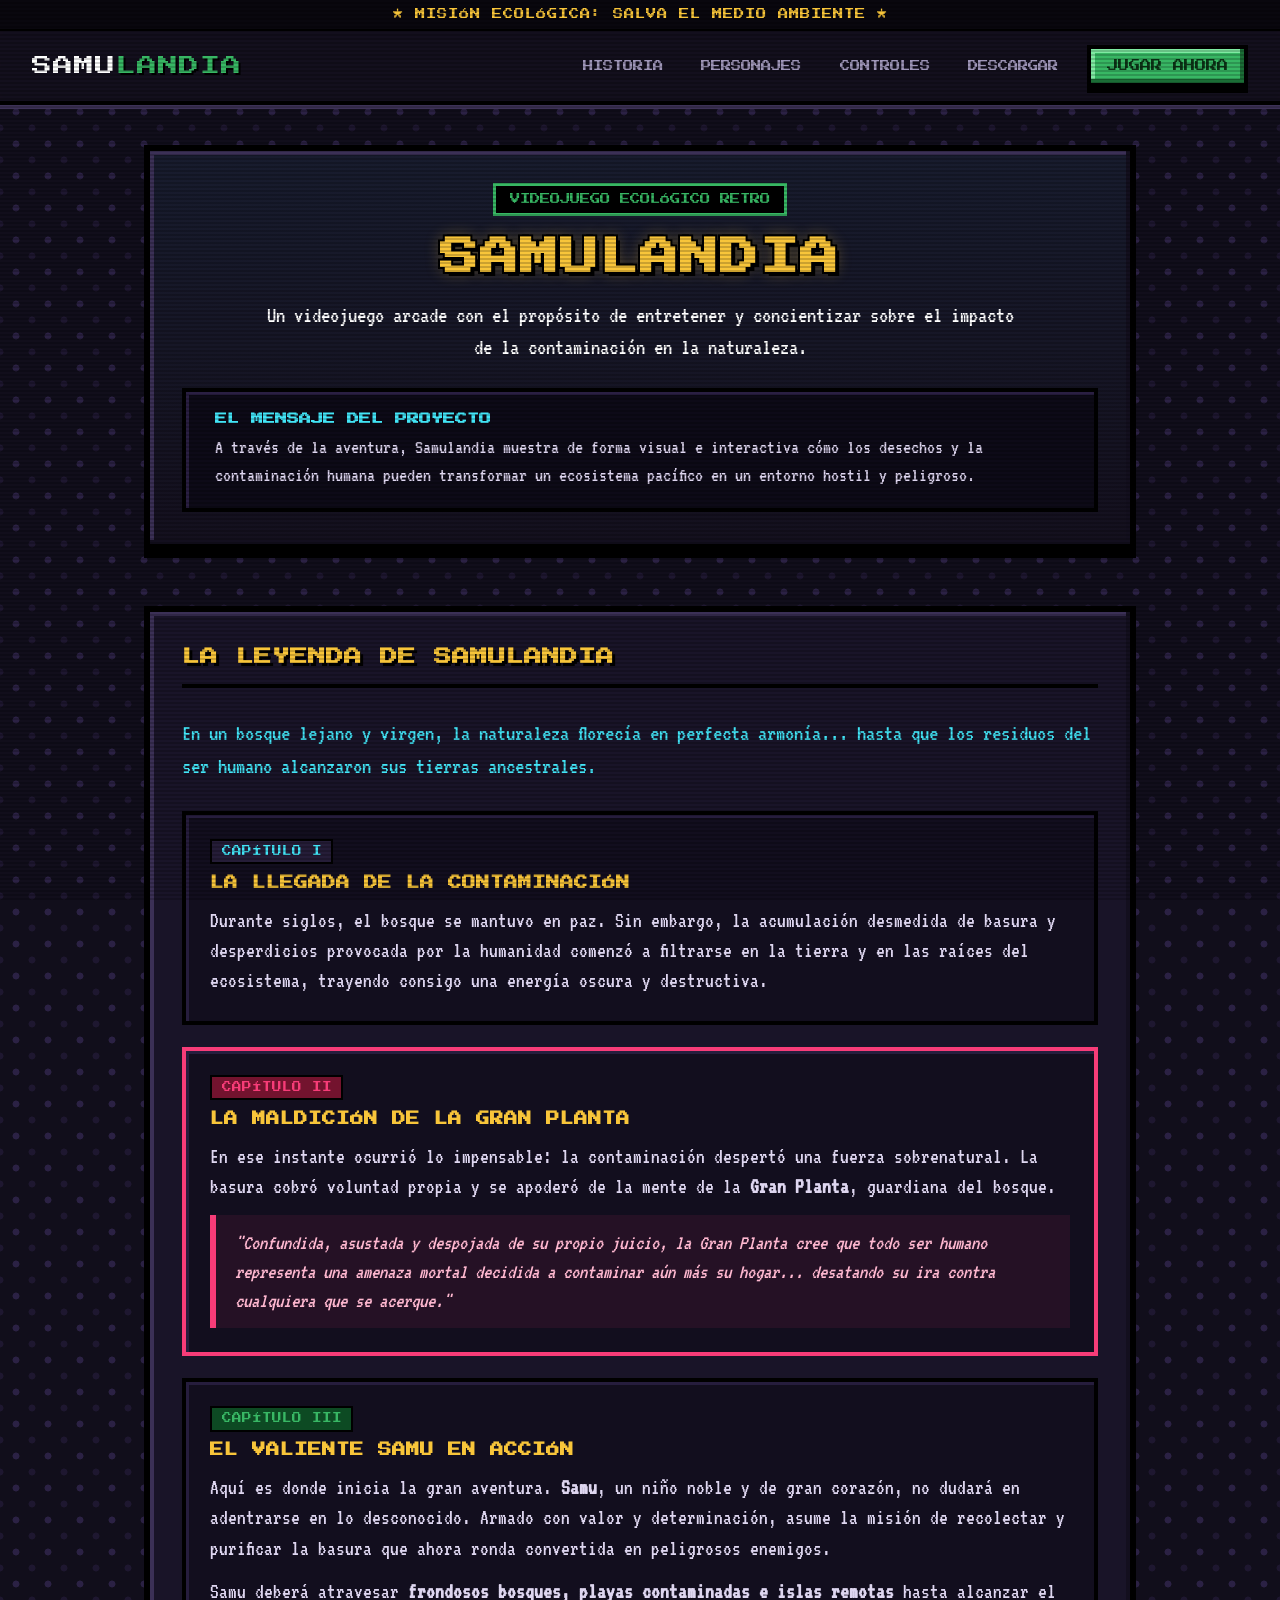
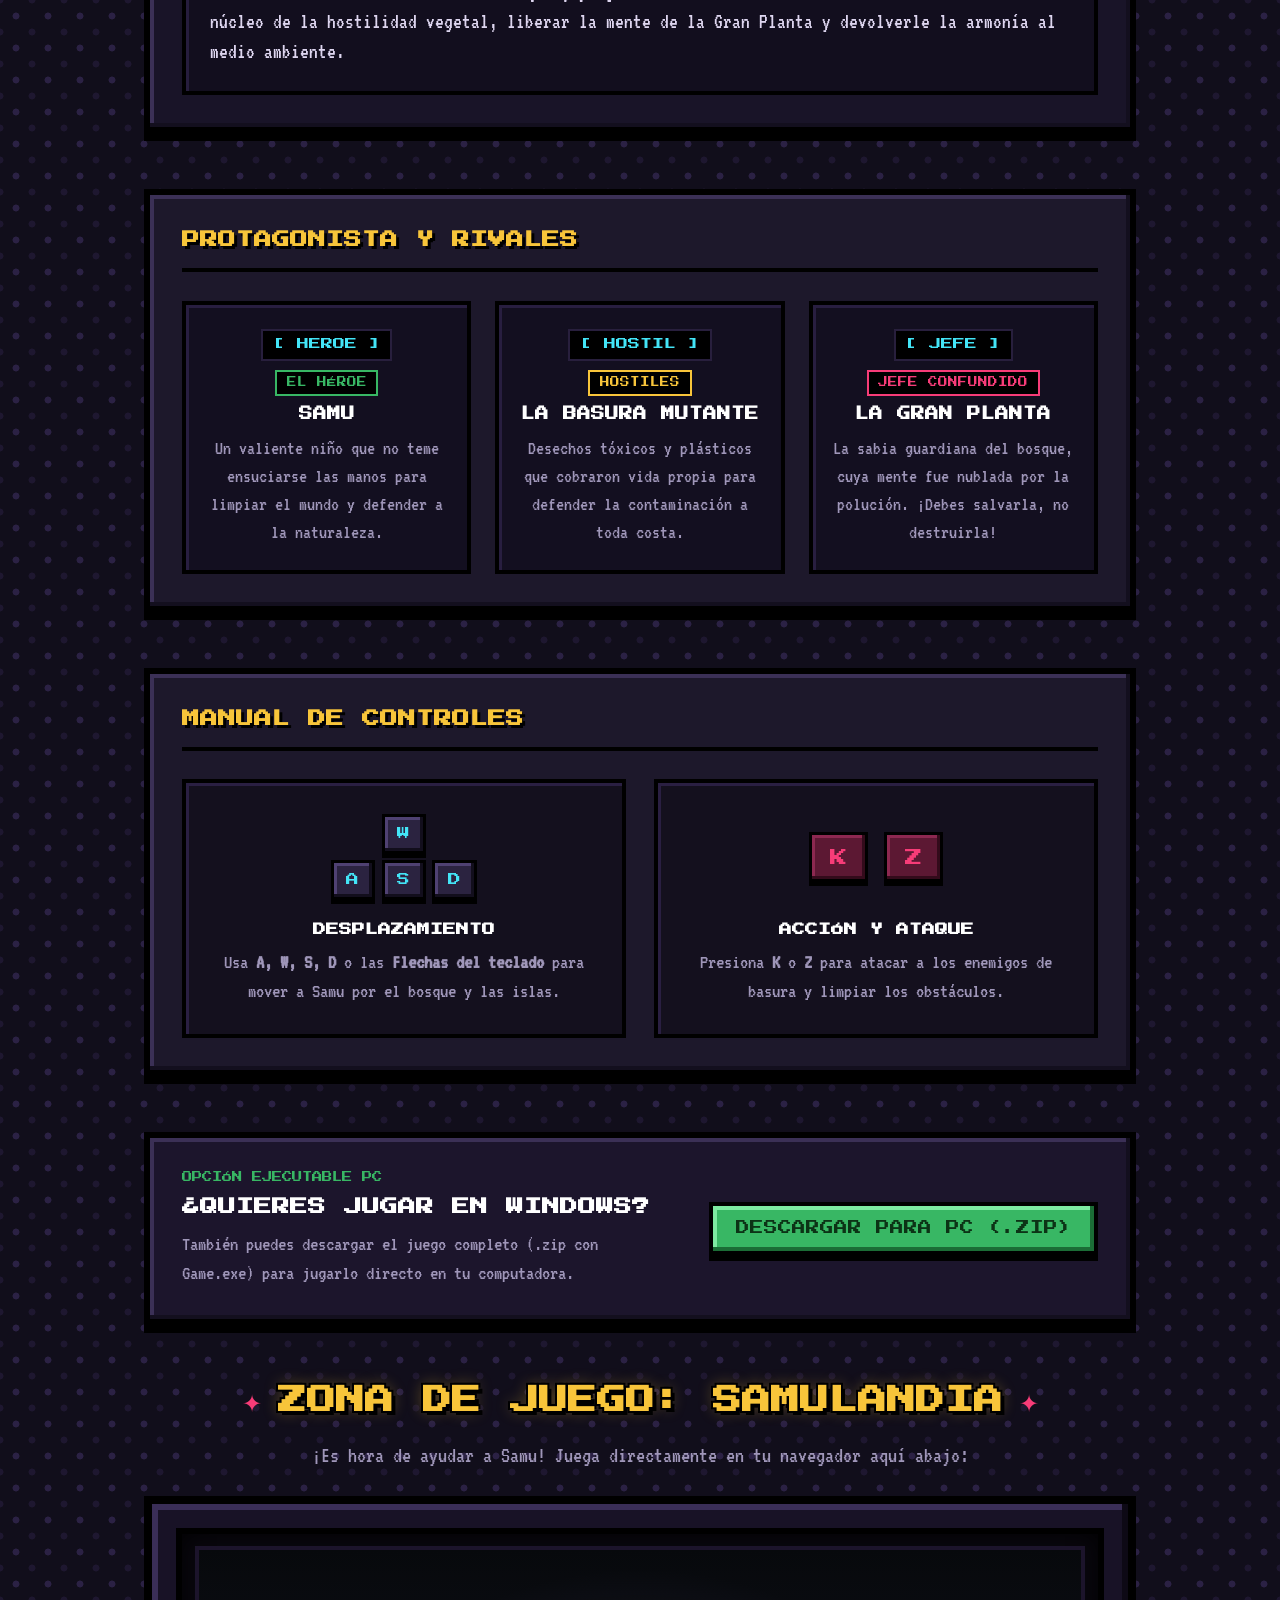
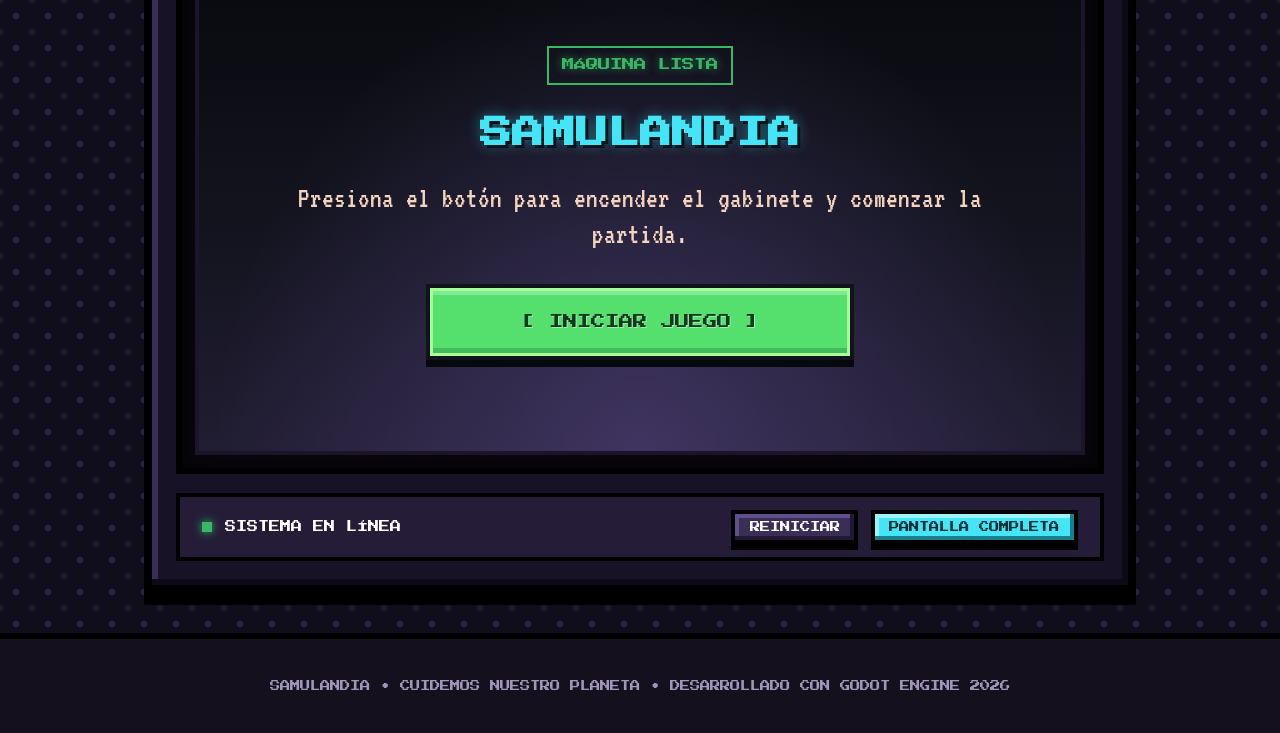
<file: index.html>
<html lang="es">
<head>
  <meta charset="UTF-8">
  <meta name="viewport" content="width=device-width, initial-scale=1.0">
  <title>SAMULANDIA - Videojuego Arcade Ecológico</title>
  <link rel="preconnect" href="https://fonts.googleapis.com">
  <link rel="preconnect" href="https://fonts.gstatic.com" crossorigin>
  <!-- Fuentes Pixel Art: Press Start 2P y VT323 -->
  <link href="https://fonts.googleapis.com/css2?family=Press+Start+2P&family=VT323&display=swap" rel="stylesheet">
  <link rel="stylesheet" href="styles.css">
</head>
<body>

  <!-- Líneas CRT / Scanlines de monitor retro -->
  <div class="crt-scanlines"></div>

  <!-- Cinta superior de anuncios (Ticker) para liberar espacio -->
  <div class="arcade-top-ticker">
    <span class="blink">★ MISIÓN ECOLÓGICA: SALVA EL MEDIO AMBIENTE ★</span>
  </div>

  <!-- Barra de Navegación Principal limpia y ordenada -->
  <header class="arcade-navbar">
    <div class="arcade-logo">
      <a href="#" class="logo-title">SAMU<span class="neon-green">LANDIA</span></a>
    </div>
    <nav class="arcade-nav-links">
      <a href="#historia" class="pixel-nav-link">HISTORIA</a>
      <a href="#personajes" class="pixel-nav-link">PERSONAJES</a>
      <a href="#controles" class="pixel-nav-link">CONTROLES</a>
      <a href="#descargar" class="pixel-nav-link">DESCARGAR</a>
      <a href="#zona-juego" class="pixel-btn btn-action btn-nav-play">JUGAR AHORA</a>
    </nav>
  </header>

  <main class="arcade-container">

    <!-- 1. INTRODUCCIÓN Y PROPÓSITO DEL JUEGO -->
    <section class="pixel-card hero-section">
      <div class="hero-header">
        <span class="badge-eco">VIDEOJUEGO ECOLÓGICO RETRO</span>
        <h1 class="main-title">SAMULANDIA</h1>
        <p class="hero-tagline">
          Un videojuego arcade con el propósito de entretener y concientizar sobre el impacto de la contaminación en la naturaleza.
        </p>
      </div>

      <div class="message-box">
        <div class="message-text">
          <h3>EL MENSAJE DEL PROYECTO</h3>
          <p>
            A través de la aventura, Samulandia muestra de forma visual e interactiva cómo los desechos y la contaminación humana pueden transformar un ecosistema pacífico en un entorno hostil y peligroso.
          </p>
        </div>
      </div>
    </section>

    <!-- 2. LA HISTORIA COMPLETA (LORE) -->
    <section id="historia" class="pixel-card story-card">
      <div class="card-header">
        <h2 class="card-title">LA LEYENDA DE SAMULANDIA</h2>
      </div>

      <p class="story-intro">
        En un bosque lejano y virgen, la naturaleza florecía en perfecta armonía... hasta que los residuos del ser humano alcanzaron sus tierras ancestrales.
      </p>

      <div class="story-chapters">
        
        <!-- Capítulo 1 -->
        <div class="story-chapter">
          <div class="chapter-badge">CAPÍTULO I</div>
          <h3>LA LLEGADA DE LA CONTAMINACIÓN</h3>
          <p>
            Durante siglos, el bosque se mantuvo en paz. Sin embargo, la acumulación desmedida de basura y desperdicios provocada por la humanidad comenzó a filtrarse en la tierra y en las raíces del ecosistema, trayendo consigo una energía oscura y destructiva.
          </p>
        </div>

        <!-- Capítulo 2 -->
        <div class="story-chapter highlight-chapter">
          <div class="chapter-badge alert">CAPÍTULO II</div>
          <h3>LA MALDICIÓN DE LA GRAN PLANTA</h3>
          <p>
            En ese instante ocurrió lo impensable: la contaminación despertó una fuerza sobrenatural. La basura cobró voluntad propia y se apoderó de la mente de la <strong>Gran Planta</strong>, guardiana del bosque.
          </p>
          <div class="quote-box">
            "Confundida, asustada y despojada de su propio juicio, la Gran Planta cree que todo ser humano representa una amenaza mortal decidida a contaminar aún más su hogar... desatando su ira contra cualquiera que se acerque."
          </div>
        </div>

        <!-- Capítulo 3 -->
        <div class="story-chapter">
          <div class="chapter-badge success">CAPÍTULO III</div>
          <h3>EL VALIENTE SAMU EN ACCIÓN</h3>
          <p>
            Aquí es donde inicia la gran aventura. <strong>Samu</strong>, un niño noble y de gran corazón, no dudará en adentrarse en lo desconocido. Armado con valor y determinación, asume la misión de recolectar y purificar la basura que ahora ronda convertida en peligrosos enemigos.
          </p>
          <p>
            Samu deberá atravesar <strong>frondosos bosques, playas contaminadas e islas remotas</strong> hasta alcanzar el núcleo de la hostilidad vegetal, liberar la mente de la Gran Planta y devolverle la armonía al medio ambiente.
          </p>
        </div>

      </div>
    </section>

    <!-- 3. PERSONAJES Y ROLES -->
    <section id="personajes" class="pixel-card">
      <div class="card-header">
        <h2 class="card-title">PROTAGONISTA Y RIVALES</h2>
      </div>

      <div class="characters-grid">
        
        <!-- Samu -->
        <div class="char-box hero-char">
          <div class="char-sprite-text">[ HEROE ]</div>
          <span class="char-tag">EL HÉROE</span>
          <h3>SAMU</h3>
          <p>Un valiente niño que no teme ensuciarse las manos para limpiar el mundo y defender a la naturaleza.</p>
        </div>

        <!-- Enemigos -->
        <div class="char-box enemy-char">
          <div class="char-sprite-text">[ HOSTIL ]</div>
          <span class="char-tag enemy">HOSTILES</span>
          <h3>LA BASURA MUTANTE</h3>
          <p>Desechos tóxicos y plásticos que cobraron vida propia para defender la contaminación a toda costa.</p>
        </div>

        <!-- Jefe -->
        <div class="char-box boss-char">
          <div class="char-sprite-text">[ JEFE ]</div>
          <span class="char-tag boss">JEFE CONFUNDIDO</span>
          <h3>LA GRAN PLANTA</h3>
          <p>La sabia guardiana del bosque, cuya mente fue nublada por la polución. ¡Debes salvarla, no destruirla!</p>
        </div>

      </div>
    </section>

    <!-- 4. CONTROLES DEL JUEGO -->
    <section id="controles" class="pixel-card">
      <div class="card-header">
        <h2 class="card-title">MANUAL DE CONTROLES</h2>
      </div>

      <div class="controls-row">
        <!-- Movimiento -->
        <div class="pixel-key-box">
          <div class="wasd-layout">
            <div class="pixel-key key-w">W</div>
            <div class="key-subrow">
              <div class="pixel-key">A</div>
              <div class="pixel-key">S</div>
              <div class="pixel-key">D</div>
            </div>
          </div>
          <h3>DESPLAZAMIENTO</h3>
          <p>Usa <strong>A, W, S, D</strong> o las <strong>Flechas del teclado</strong> para mover a Samu por el bosque y las islas.</p>
        </div>

        <!-- Ataque -->
        <div class="pixel-key-box attack-box">
          <div class="attack-keys-layout">
            <div class="pixel-key key-attack">K</div>
            <div class="pixel-key key-attack">Z</div>
          </div>
          <h3>ACCIÓN Y ATAQUE</h3>
          <p>Presiona <strong>K</strong> o <strong>Z</strong> para atacar a los enemigos de basura y limpiar los obstáculos.</p>
        </div>
      </div>
    </section>

    <!-- 5. DESCARGAR VERSIÓN PC NATIVA -->
    <section id="descargar" class="pixel-card download-zone">
      <div class="download-info">
        <span class="badge-pc">OPCIÓN EJECUTABLE PC</span>
        <h2>¿QUIERES JUGAR EN WINDOWS?</h2>
        <p>También puedes descargar el juego completo (.zip con Game.exe) para jugarlo directo en tu computadora.</p>
      </div>
      <a href="../Proyecto Modulo exportado.zip" class="pixel-btn btn-download-pixel" download>
        DESCARGAR PARA PC (.ZIP)
      </a>
    </section>

    <!-- ========================================================
         6. EL JUEGO: EL GRAN CLÍMAX AL FINAL DE LA PÁGINA
         ======================================================== -->
    <section id="zona-juego" class="arcade-cabinet-section">
      
      <div class="cabinet-marquee-top">
        <span class="marquee-star">✦</span>
        <h2 class="cabinet-title">ZONA DE JUEGO: SAMULANDIA</h2>
        <span class="marquee-star">✦</span>
      </div>

      <p class="cabinet-subtext">¡Es hora de ayudar a Samu! Juega directamente en tu navegador aquí abajo:</p>

      <!-- Gabinete Arcade -->
      <div class="cabinet-frame">
        <div class="cabinet-screen-bezel">
          
          <div class="screen-viewport" id="game-container">
            <!-- Iframe sin cargar hasta que pulses el botón -->
            <iframe id="godot-frame" src="" title="Pantalla de Juego Samulandia"></iframe>

            <!-- Pantalla de Inicio Arcade Detallada (Attract Mode) -->
            <div class="pixel-placeholder" id="start-overlay">
              <div class="arcade-title-screen">
                <span class="machine-ready">MÁQUINA LISTA</span>
                <h3 class="title-arcade-main">SAMULANDIA</h3>
                <p class="start-prompt">Presiona el botón para encender el gabinete y comenzar la partida.</p>
                <div class="start-action-zone">
                  <button class="pixel-btn btn-arcade-start" type="button" onclick="iniciarJuego()">
                    [ INICIAR JUEGO ]
                  </button>
                </div>
              </div>
            </div>

            <!-- Brillo de monitor CRT -->
            <div class="screen-glare"></div>
          </div>

        </div>

        <!-- Panel de Botones del Gabinete -->
        <div class="cabinet-control-panel">
          <div class="panel-left">
            <span class="panel-led green"></span>
            <span class="panel-text">SISTEMA EN LÍNEA</span>
          </div>
          <div class="panel-right">
            <button class="pixel-btn btn-mini" id="btn-reload" onclick="recargarJuego()">
              REINICIAR
            </button>
            <button class="pixel-btn btn-mini btn-highlight" id="btn-fullscreen" onclick="toggleFullscreen()">
              PANTALLA COMPLETA
            </button>
          </div>
        </div>

      </div>

    </section>

  </main>

  <!-- Footer estilo Créditos Arcade -->
  <footer class="arcade-footer">
    <p>SAMULANDIA • CUIDEMOS NUESTRO PLANETA • DESARROLLADO CON GODOT ENGINE 2026</p>
  </footer>

  <script src="script.js"></script>
</body>
</html>
</file>
<file: styles.css>
/* ========================================================
   ESTILO PIXEL ART / RETRO ARCADE (8-BIT & 16-BIT)
   ======================================================== */

:root {
  --font-pixel: 'Press Start 2P', monospace;
  --font-retro: 'VT323', monospace;

  /* Paleta Pixel Arcade */
  --pixel-bg: #110e1b;
  --pixel-surface: #1d182b;
  --pixel-surface-dark: #14101e;
  --pixel-border: #000000;
  --pixel-border-light: #3d3257;

  /* Colores Neón / Retro */
  --retro-green: #38b764;
  --retro-yellow: #f8c53a;
  --retro-cyan: #43e5f7;
  --retro-pink: #f73c78;
  --retro-purple: #8b3fdf;
  --text-pixel: #ffffff;
  --text-muted: #9f96b9;
}

/* Reset y base */
* {
  margin: 0;
  padding: 0;
  box-sizing: border-box;
  image-rendering: pixelated;
  image-rendering: crisp-edges;
  border-radius: 0 !important; /* Estilo píxel cuadrado */
}

body {
  font-family: var(--font-retro);
  background-color: var(--pixel-bg);
  background-image: 
    radial-gradient(#2b2144 15%, transparent 16%),
    radial-gradient(#1e1730 15%, transparent 16%);
  background-size: 32px 32px;
  background-position: 0 0, 16px 16px;
  color: var(--text-pixel);
  font-size: 1.35rem;
  line-height: 1.4;
  min-height: 100vh;
  position: relative;
  overflow-x: hidden;
}

/* Efecto sutil de monitor CRT / Scanlines */
.crt-scanlines {
  position: fixed;
  top: 0;
  left: 0;
  width: 100vw;
  height: 100vh;
  pointer-events: none;
  z-index: 999;
  background: repeating-linear-gradient(
    0deg,
    rgba(0, 0, 0, 0.18) 0px,
    rgba(0, 0, 0, 0.18) 2px,
    transparent 2px,
    transparent 4px
  );
}

/* ========================================================
   BARRA SUPERIOR (MARQUEE ARCADE)
   ======================================================== */
/* ========================================================
   BARRA SUPERIOR (TICKER Y NAVBAR ARCADE)
   ======================================================== */
.arcade-top-ticker {
  background: #09070e;
  border-bottom: 2px solid #000;
  text-align: center;
  padding: 0.45rem 1rem;
  font-family: var(--font-pixel);
  font-size: 0.65rem;
  color: var(--retro-yellow);
  letter-spacing: 1px;
}

.arcade-navbar {
  display: flex;
  justify-content: space-between;
  align-items: center;
  padding: 0.85rem 2rem;
  background: rgba(20, 16, 30, 0.96);
  backdrop-filter: blur(8px);
  border-bottom: 4px solid var(--pixel-border);
  box-shadow: 0 4px 0 var(--pixel-border-light);
  position: sticky;
  top: 0;
  z-index: 100;
}

.arcade-logo {
  display: flex;
  align-items: center;
}

.arcade-logo .logo-title {
  font-family: var(--font-pixel);
  font-size: 1.25rem;
  text-decoration: none;
  color: #ffffff;
  letter-spacing: 1px;
}

.neon-green {
  color: var(--retro-green);
  text-shadow: 2px 2px 0 var(--pixel-border);
}

.arcade-marquee {
  display: none;
}

.blink {
  color: var(--retro-yellow);
  animation: pixelBlink 1s infinite steps(1);
}

@keyframes pixelBlink {
  0%, 49% { opacity: 1; }
  50%, 100% { opacity: 0; }
}

.arcade-nav-links {
  display: flex;
  align-items: center;
  gap: 1.2rem;
}

.pixel-nav-link {
  font-family: var(--font-pixel);
  font-size: 0.65rem;
  color: var(--text-muted);
  text-decoration: none;
  padding: 0.4rem 0.6rem;
  transition: color 0.1s;
  white-space: nowrap;
}

.pixel-nav-link:hover, .pixel-nav-link.active {
  color: var(--retro-yellow);
  text-shadow: 2px 2px 0 var(--pixel-border);
}

/* ========================================================
   BOTONES PIXEL ART
   ======================================================== */
.pixel-btn {
  font-family: var(--font-pixel);
  font-size: 0.75rem;
  padding: 0.8rem 1.4rem;
  background: #3a2e56;
  color: #fff;
  border: 4px solid var(--pixel-border);
  box-shadow: 
    inset -4px -4px 0 0 #211933,
    inset 4px 4px 0 0 #604f8a,
    0 6px 0 0 var(--pixel-border);
  cursor: pointer;
  text-decoration: none;
  display: inline-flex;
  align-items: center;
  justify-content: center;
  gap: 0.5rem;
  transition: transform 0.05s;
  user-select: none;
}

.pixel-btn:active {
  transform: translateY(4px);
  box-shadow: 
    inset -4px -4px 0 0 #211933,
    inset 4px 4px 0 0 #604f8a,
    0 2px 0 0 var(--pixel-border);
}

.btn-pc {
  background: var(--retro-pink);
  box-shadow: 
    inset -4px -4px 0 0 #aa1749,
    inset 4px 4px 0 0 #ff82ad,
    0 6px 0 0 var(--pixel-border);
}

.btn-action {
  background: var(--retro-green);
  color: #0c3316;
  font-size: 0.85rem;
  box-shadow: 
    inset -4px -4px 0 0 #1b6d36,
    inset 4px 4px 0 0 #7eeaa2,
    0 6px 0 0 var(--pixel-border);
}

.btn-mini {
  padding: 0.5rem 0.9rem;
  font-size: 0.65rem;
}

.btn-highlight {
  background: var(--retro-cyan);
  color: #082d33;
  box-shadow: 
    inset -4px -4px 0 0 #1b7e8c,
    inset 4px 4px 0 0 #9ef2fc,
    0 6px 0 0 var(--pixel-border);
}

/* ========================================================
   CONTENEDOR PRINCIPAL
   ======================================================== */
.arcade-container {
  max-width: 1040px;
  margin: 2.5rem auto;
  padding: 0 1.5rem;
  display: flex;
  flex-direction: column;
  gap: 3.5rem;
}

/* ========================================================
   GABINETE ARCADE (PANTALLA DEL JUEGO)
   ======================================================== */
.arcade-cabinet-section {
  display: flex;
  flex-direction: column;
  align-items: center;
}

.cabinet-marquee-top {
  display: flex;
  align-items: center;
  gap: 1rem;
  margin-bottom: 1.2rem;
  font-family: var(--font-pixel);
}

.cabinet-title {
  font-size: 1.8rem;
  color: var(--retro-yellow);
  text-shadow: 
    4px 4px 0 #000,
    -2px -2px 0 #000,
    2px -2px 0 #000,
    -2px 2px 0 #000,
    0 0 15px rgba(248, 197, 58, 0.4);
}

.marquee-star {
  color: var(--retro-pink);
  font-size: 1.5rem;
  animation: pulse 1s infinite alternate;
}

/* Estructura exterior del gabinete */
.cabinet-frame {
  width: 100%;
  background: #181226;
  border: 8px solid var(--pixel-border);
  box-shadow: 
    0 12px 0 0 #000,
    inset -6px -6px 0 0 #0d0915,
    inset 6px 6px 0 0 #3a2e57;
  padding: 1.5rem;
}

/* Marco / Bezel de la pantalla CRT */
.cabinet-screen-bezel {
  background: #09070e;
  border: 6px solid #000;
  box-shadow: inset 0 0 25px rgba(0, 0, 0, 0.9);
  padding: 0.8rem;
}

/* Visor 16:9 del juego */
.screen-viewport {
  position: relative;
  width: 100%;
  padding-top: 56.25%; /* Relación 16:9 */
  background: #000;
  overflow: hidden;
  border: 4px solid #1c142b;
}

.screen-viewport iframe {
  position: absolute;
  top: 0;
  left: 0;
  width: 100%;
  height: 100%;
  border: none;
  z-index: 2;
}

/* Brillo de pantalla de cristal */
.screen-glare {
  position: absolute;
  top: 0;
  left: 0;
  right: 0;
  height: 35%;
  background: linear-gradient(180deg, rgba(255, 255, 255, 0.04) 0%, transparent 100%);
  pointer-events: none;
  z-index: 5;
}

/* Pantalla de espera / Placeholder Pixel */
.pixel-placeholder {
  position: absolute;
  top: 0;
  left: 0;
  width: 100%;
  height: 100%;
  background: #161224;
  z-index: 10;
  display: flex;
  justify-content: center;
  align-items: center;
  padding: 2rem;
}

.arcade-title-screen {
  width: min(100%, 760px);
  display: flex;
  flex-direction: column;
  align-items: center;
  gap: clamp(0.8rem, 2.5vw, 1.5rem);
  text-align: center;
}

.pixel-placeholder#start-overlay {
  background:
    radial-gradient(ellipse at 50% 100%, rgba(82, 67, 125, 0.62), transparent 68%),
    linear-gradient(180deg, #07090c 0%, #11121c 48%, #211d32 100%);
}

.machine-ready {
  border: 2px solid var(--retro-green);
  color: var(--retro-green);
  font-family: var(--font-pixel);
  font-size: clamp(0.5rem, 1.7vw, 0.78rem);
  padding: 0.55rem 0.8rem;
  text-shadow: 0 0 8px rgba(56, 183, 100, 0.65);
}

.title-arcade-main {
  color: var(--retro-cyan);
  font-family: var(--font-pixel);
  font-size: clamp(1rem, 4vw, 2rem);
  line-height: 1.5;
  text-shadow: 3px 3px 0 #07151a, 0 0 14px rgba(67, 229, 247, 0.45);
}

.arcade-title-screen .start-prompt {
  max-width: 700px;
  color: #f4d4bd;
  font-family: var(--font-retro);
  font-size: clamp(1.15rem, 3vw, 1.8rem);
  line-height: 1.25;
}

.start-action-zone {
  width: min(100%, 420px);
  margin-top: clamp(0.2rem, 1.5vw, 0.7rem);
}

.btn-arcade-start {
  width: 100%;
  min-height: clamp(3.4rem, 8vw, 4.2rem);
  padding: 0.8rem 1rem;
  border: 3px solid #a8ff9a;
  background: #55df6d;
  color: #153821;
  font-family: var(--font-pixel);
  font-size: clamp(0.62rem, 2vw, 0.9rem);
  text-shadow: 1px 1px 0 rgba(255, 255, 255, 0.45);
  box-shadow:
    inset 0 4px 0 rgba(255, 255, 255, 0.26),
    inset 0 -5px 0 rgba(12, 77, 35, 0.24),
    0 0 0 4px #10131a,
    0 7px 0 4px #08090d;
  transition: background-color 0.12s, transform 0.08s, box-shadow 0.08s;
}

.btn-arcade-start:hover {
  background: #78f28a;
}

.btn-arcade-start:focus-visible {
  outline: 3px dashed #fff;
  outline-offset: 10px;
}

.btn-arcade-start:active {
  transform: translateY(4px);
  box-shadow:
    inset 0 4px 0 rgba(255, 255, 255, 0.2),
    inset 0 -5px 0 rgba(12, 77, 35, 0.24),
    0 0 0 4px #10131a,
    0 3px 0 4px #08090d;
}

.pixel-placeholder-box {
  max-width: 620px;
  text-align: center;
  display: flex;
  flex-direction: column;
  align-items: center;
}

.pixel-sprite {
  font-size: 3.5rem;
  margin-bottom: 0.5rem;
}

.float-anim {
  animation: pixelFloat 2s steps(4) infinite alternate;
}

@keyframes pixelFloat {
  0% { transform: translateY(0); }
  100% { transform: translateY(-12px); }
}

.pixel-heading {
  font-family: var(--font-pixel);
  font-size: 1.2rem;
  color: var(--retro-cyan);
  text-shadow: 3px 3px 0 #000;
  margin-bottom: 0.6rem;
}

.pixel-dialogue {
  font-size: 1.4rem;
  color: #fff;
  margin-bottom: 1.2rem;
}

.pixel-badge {
  font-family: var(--font-pixel);
  font-size: 0.7rem;
  background: #000;
  border: 3px solid var(--retro-green);
  color: var(--retro-green);
  padding: 0.4rem 1rem;
  display: inline-flex;
  align-items: center;
  gap: 0.6rem;
  margin-bottom: 1.2rem;
}

.pixel-led {
  width: 8px;
  height: 8px;
  background: var(--retro-green);
  box-shadow: 0 0 6px var(--retro-green);
}

.quest-log {
  background: #0d0917;
  border: 4px solid var(--pixel-border);
  box-shadow: inset 3px 3px 0 0 #2a1f42;
  padding: 1.2rem;
  text-align: left;
  font-size: 1.2rem;
  margin-bottom: 1.5rem;
  width: 100%;
  color: #d1c7e6;
}

.quest-title {
  font-family: var(--font-pixel);
  font-size: 0.75rem;
  color: var(--retro-yellow);
  margin-bottom: 0.6rem;
}

.quest-log ul {
  list-style: none;
  padding-left: 0.5rem;
}

.quest-log li {
  margin-bottom: 0.4rem;
}

/* Panel de control del gabinete */
.cabinet-control-panel {
  display: flex;
  justify-content: space-between;
  align-items: center;
  margin-top: 1.2rem;
  background: #251d38;
  border: 4px solid #000;
  padding: 0.8rem 1.4rem;
}

.panel-left {
  display: flex;
  align-items: center;
  gap: 0.8rem;
}

.panel-led.green {
  width: 10px;
  height: 10px;
  background: var(--retro-green);
  box-shadow: 0 0 8px var(--retro-green);
}

.panel-text {
  font-family: var(--font-pixel);
  font-size: 0.7rem;
  color: #ffffff;
}

.panel-right {
  display: flex;
  gap: 0.8rem;
}

/* ========================================================
   TARJETAS PIXEL ART (SECCIONES)
   ======================================================== */
.pixel-card {
  background: var(--pixel-surface);
  border: 6px solid var(--pixel-border);
  box-shadow: 
    0 8px 0 0 #000,
    inset -4px -4px 0 0 #130f1e,
    inset 4px 4px 0 0 #3b3056;
  padding: 2rem;
}

.card-header {
  display: flex;
  align-items: center;
  gap: 1rem;
  margin-bottom: 1.8rem;
  border-bottom: 4px solid #000;
  padding-bottom: 1rem;
}

.card-icon {
  font-size: 1.8rem;
}

.card-title {
  font-family: var(--font-pixel);
  font-size: 1.1rem;
  color: var(--retro-yellow);
  text-shadow: 3px 3px 0 #000;
}

/* ========================================================
   CONTROLES PIXEL ART
   ======================================================== */
.controls-row {
  display: grid;
  grid-template-columns: repeat(auto-fit, minmax(240px, 1fr));
  gap: 1.8rem;
}

.pixel-key-box {
  background: #14101e;
  border: 4px solid #000;
  box-shadow: inset 3px 3px 0 0 #2a1f42;
  padding: 1.8rem 1.2rem;
  text-align: center;
  display: flex;
  flex-direction: column;
  align-items: center;
}

.wasd-layout, .space-layout, .mouse-layout {
  min-height: 90px;
  display: flex;
  flex-direction: column;
  align-items: center;
  justify-content: center;
  margin-bottom: 1.2rem;
}

.key-subrow {
  display: flex;
  gap: 0.4rem;
  margin-top: 0.4rem;
}

.pixel-key {
  font-family: var(--font-pixel);
  font-size: 0.8rem;
  background: #2b2340;
  color: var(--retro-cyan);
  border: 3px solid #000;
  box-shadow: 
    inset -3px -3px 0 0 #120e1c,
    inset 3px 3px 0 0 #4f4172,
    0 4px 0 0 #000;
  padding: 0.5rem 0.8rem;
  min-width: 40px;
  display: inline-block;
}

.key-space {
  min-width: 190px;
  font-size: 0.75rem;
}

.pixel-mouse {
  font-size: 2.8rem;
}

.pixel-key-box h3 {
  font-family: var(--font-pixel);
  font-size: 0.8rem;
  color: #fff;
  margin-bottom: 0.5rem;
}

.pixel-key-box p {
  font-size: 1.3rem;
  color: var(--text-muted);
}

/* ========================================================
   ZONA DE DESCARGA PIXEL ART
   ======================================================== */
.download-zone {
  display: flex;
  justify-content: space-between;
  align-items: center;
  gap: 2rem;
  background: #1c152c;
  border-color: #000;
}

.download-info .badge-pc {
  font-family: var(--font-pixel);
  font-size: 0.65rem;
  color: var(--retro-green);
  display: inline-block;
  margin-bottom: 0.6rem;
}

.download-info h2 {
  font-family: var(--font-pixel);
  font-size: 1.1rem;
  color: #fff;
  margin-bottom: 0.6rem;
}

.download-info p {
  font-size: 1.3rem;
  color: var(--text-muted);
}

.btn-download-pixel {
  background: var(--retro-green);
  color: #0c3316;
  font-size: 0.85rem;
  box-shadow: 
    inset -4px -4px 0 0 #1b6d36,
    inset 4px 4px 0 0 #7eeaa2,
    0 6px 0 0 var(--pixel-border);
  white-space: nowrap;
}

/* ========================================================
   DESCRIPCIÓN / INFO
   ======================================================== */
.pixel-desc {
  font-size: 1.4rem;
  color: #ded6f0;
}

/* ========================================================
   FOOTER
   ======================================================== */
.arcade-footer {
  text-align: center;
  padding: 2.5rem 1rem;
  font-family: var(--font-pixel);
  font-size: 0.65rem;
  color: var(--text-muted);
  border-top: 6px solid var(--pixel-border);
  background: var(--pixel-surface-dark);
}

/* ========================================================
   RESPONSIVIDAD
   ======================================================== */
@media (max-width: 960px) {
  .arcade-navbar {
    flex-direction: column;
    gap: 0.8rem;
    padding: 0.8rem 1rem;
  }
  .arcade-nav-links {
    flex-wrap: wrap;
    justify-content: center;
    gap: 0.8rem;
  }
  .download-zone {
    flex-direction: column;
    text-align: center;
  }
  .cabinet-title {
    font-size: 1.2rem;
  }
}


/* ========================================================
   ACTUALIZACIÓN SAMULANDIA: HISTORIA Y CONTENIDOS
   ======================================================== */

html {
  scroll-behavior: smooth;
}

/* SECCIÓN HERO / INTRODUCCIÓN SAMULANDIA */
.hero-section {
  text-align: center;
  background: linear-gradient(180deg, #181c2e 0%, #14101e 100%);
}

.badge-eco {
  font-family: var(--font-pixel);
  font-size: 0.65rem;
  color: var(--retro-green);
  background: #000;
  border: 3px solid var(--retro-green);
  padding: 0.4rem 0.9rem;
  display: inline-block;
  margin-bottom: 1rem;
}

.main-title {
  font-family: var(--font-pixel);
  font-size: 2.4rem;
  color: var(--retro-yellow);
  text-shadow: 
    4px 4px 0 #000,
    -2px -2px 0 #000,
    2px -2px 0 #000,
    -2px 2px 0 #000,
    0 0 15px rgba(248, 197, 58, 0.4);
  letter-spacing: 2px;
  margin-bottom: 0.8rem;
}

.hero-tagline {
  font-size: 1.45rem;
  color: #fff;
  max-width: 750px;
  margin: 0 auto 1.5rem auto;
}

.message-box {
  background: #0d0a17;
  border: 4px solid #000;
  box-shadow: inset 3px 3px 0 0 #2a1f42;
  padding: 1.2rem 1.8rem;
  display: flex;
  align-items: center;
  gap: 1.2rem;
  text-align: left;
}

.message-icon {
  font-size: 2.5rem;
}

.message-text h3 {
  font-family: var(--font-pixel);
  font-size: 0.75rem;
  color: var(--retro-cyan);
  margin-bottom: 0.3rem;
}

.message-text p {
  font-size: 1.25rem;
  color: #ded6f0;
  margin-bottom: 0;
}

/* HISTORIA (CAPÍTULOS / LORE) */
.story-card {
  background: #191428;
}

.story-intro {
  font-size: 1.45rem;
  color: var(--retro-cyan);
  margin-bottom: 1.8rem;
}

.story-chapters {
  display: flex;
  flex-direction: column;
  gap: 1.4rem;
}

.story-chapter {
  background: #120e1e;
  border: 4px solid #000;
  box-shadow: inset 3px 3px 0 0 #261d3d;
  padding: 1.5rem;
  position: relative;
}

.chapter-badge {
  font-family: var(--font-pixel);
  font-size: 0.6rem;
  display: inline-block;
  background: #251d38;
  color: var(--retro-cyan);
  border: 2px solid #000;
  padding: 0.25rem 0.6rem;
  margin-bottom: 0.6rem;
}

.chapter-badge.alert {
  background: #73132e;
  color: var(--retro-pink);
}

.chapter-badge.success {
  background: #0d4a23;
  color: var(--retro-green);
}

.story-chapter h3 {
  font-family: var(--font-pixel);
  font-size: 0.85rem;
  color: var(--retro-yellow);
  margin-bottom: 0.8rem;
}

.story-chapter p {
  font-size: 1.35rem;
  color: #ded6f0;
  margin-bottom: 0.8rem;
}

.story-chapter p:last-child {
  margin-bottom: 0;
}

.highlight-chapter {
  border-color: var(--retro-pink);
}

.quote-box {
  background: rgba(247, 60, 120, 0.08);
  border-left: 6px solid var(--retro-pink);
  padding: 0.8rem 1.2rem;
  margin-top: 0.8rem;
  font-style: italic;
  color: #ffb8d0;
  font-size: 1.3rem;
}

/* PERSONAJES */
.characters-grid {
  display: grid;
  grid-template-columns: repeat(auto-fit, minmax(240px, 1fr));
  gap: 1.5rem;
}

.char-box {
  background: #130f20;
  border: 4px solid #000;
  box-shadow: inset 3px 3px 0 0 #281e40;
  padding: 1.5rem 1.2rem;
  text-align: center;
  display: flex;
  flex-direction: column;
  align-items: center;
}

.char-sprite {
  font-size: 3rem;
  margin-bottom: 0.6rem;
}

.char-tag {
  font-family: var(--font-pixel);
  font-size: 0.6rem;
  padding: 0.25rem 0.6rem;
  background: #000;
  border: 2px solid var(--retro-green);
  color: var(--retro-green);
  margin-bottom: 0.6rem;
}

.char-tag.enemy {
  border-color: var(--retro-yellow);
  color: var(--retro-yellow);
}

.char-tag.boss {
  border-color: var(--retro-pink);
  color: var(--retro-pink);
}

.char-box h3 {
  font-family: var(--font-pixel);
  font-size: 0.85rem;
  color: #fff;
  margin-bottom: 0.6rem;
}

.char-box p {
  font-size: 1.25rem;
  color: var(--text-muted);
}

/* CONTROLES: ATAQUE (K, Z) */
.attack-keys-layout {
  min-height: 90px;
  display: flex;
  align-items: center;
  justify-content: center;
  gap: 1rem;
  margin-bottom: 1.2rem;
}

.key-attack {
  background: #5c1833;
  color: var(--retro-pink);
  border-color: #000;
  box-shadow: 
    inset -3px -3px 0 0 #330b1b,
    inset 3px 3px 0 0 #8c2850,
    0 4px 0 0 #000;
  font-size: 1.1rem;
  padding: 0.6rem 1.1rem;
}

.cabinet-subtext {
  font-size: 1.4rem;
  color: var(--text-muted);
  margin-bottom: 1.5rem;
  text-align: center;
}

.btn-nav-play {
  font-size: 0.7rem;
  padding: 0.6rem 1rem;
}


.char-sprite-text {
  font-family: var(--font-pixel);
  font-size: 0.75rem;
  color: var(--retro-cyan);
  margin-bottom: 0.6rem;
  padding: 0.35rem 0.6rem;
  background: #000;
  border: 2px solid #281f3d;
}


/* BOTÓN DE INICIO DE JUEGO ARCADE */
.btn-start-game {
  font-family: var(--font-pixel);
  font-size: 0.95rem;
  padding: 1.1rem 2.2rem;
  background: var(--retro-green);
  color: #0c3316;
  border: 4px solid #000;
  box-shadow: 
    inset -4px -4px 0 0 #1b6d36,
    inset 4px 4px 0 0 #7eeaa2,
    0 8px 0 0 var(--pixel-border);
  cursor: pointer;
  margin-top: 1.2rem;
  transition: transform 0.1s, box-shadow 0.1s;
}

.btn-start-game:hover {
  transform: translateY(-2px);
  box-shadow: 
    inset -4px -4px 0 0 #1b6d36,
    inset 4px 4px 0 0 #7eeaa2,
    0 10px 0 0 var(--pixel-border);
}

.btn-start-game:active {
  transform: translateY(4px);
  box-shadow: 
    inset -4px -4px 0 0 #1b6d36,
    inset 4px 4px 0 0 #7eeaa2,
    0 2px 0 0 var(--pixel-border);
}
</file>
